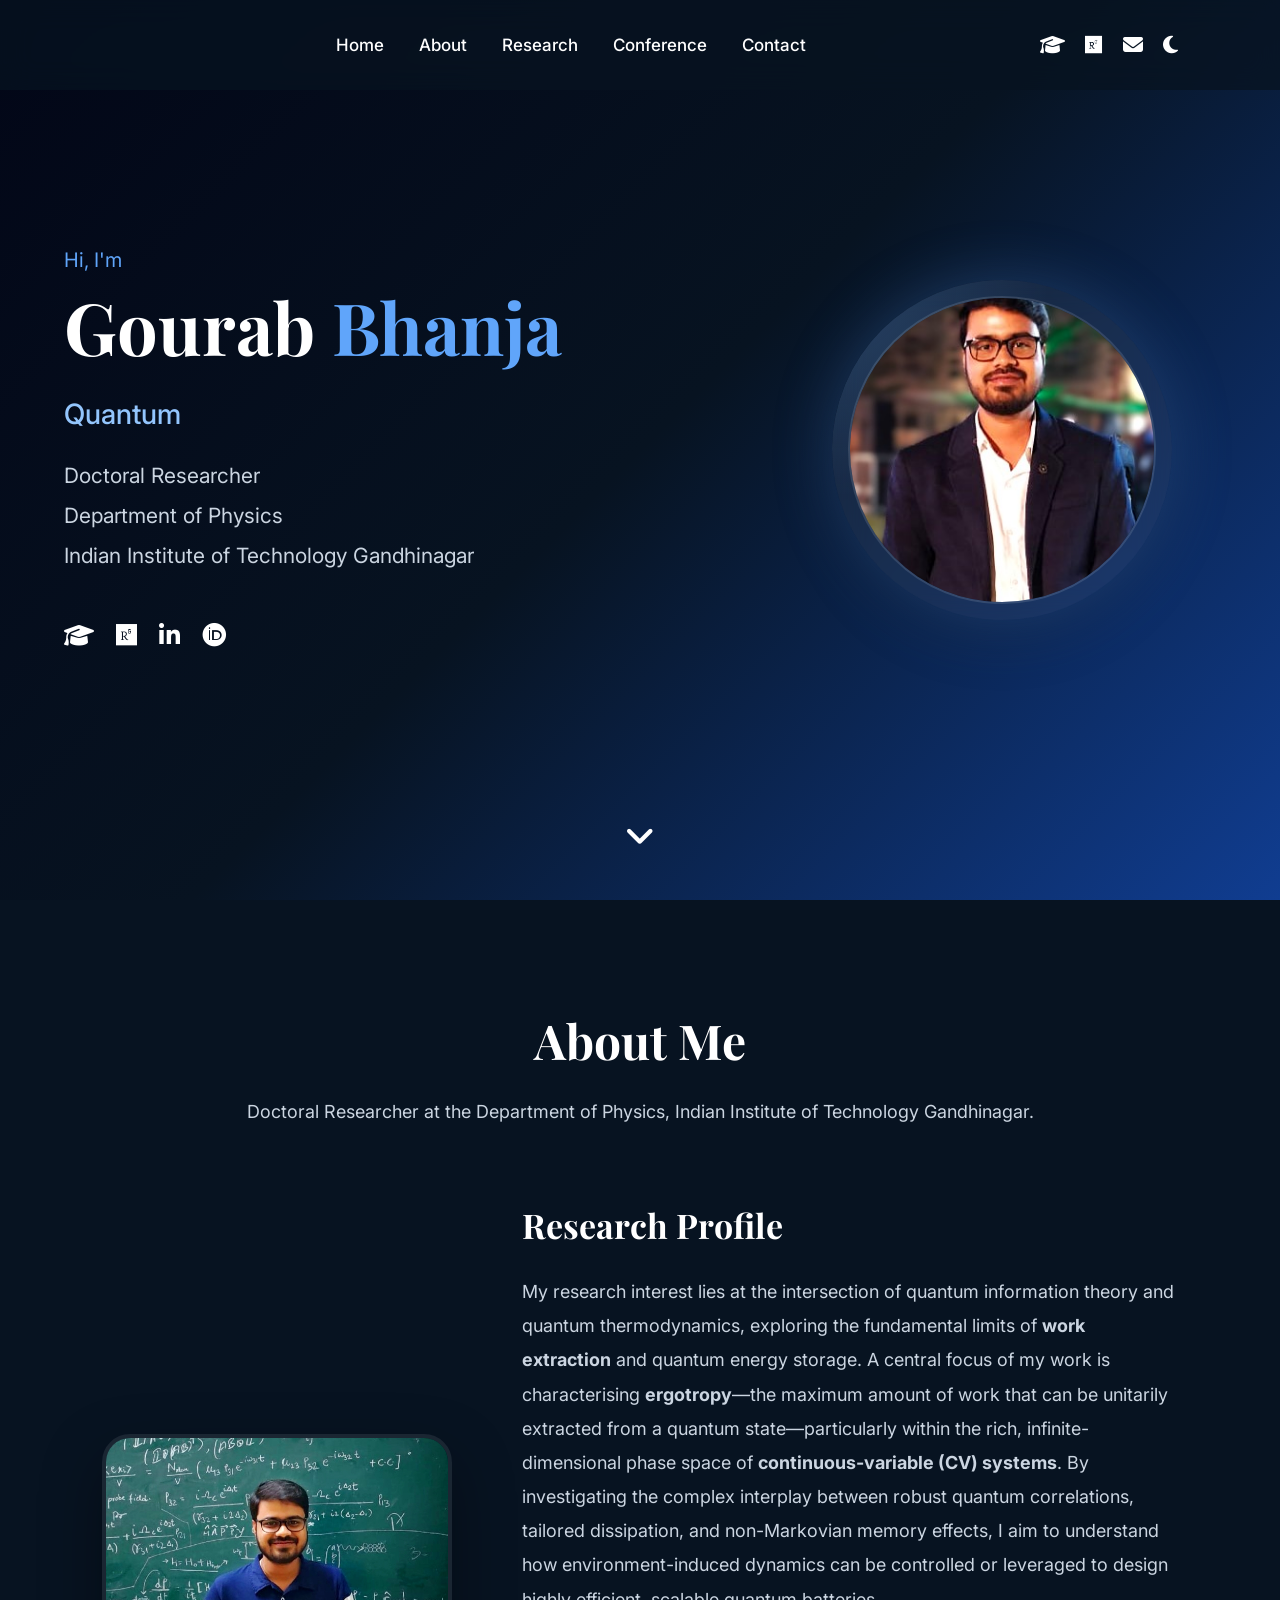
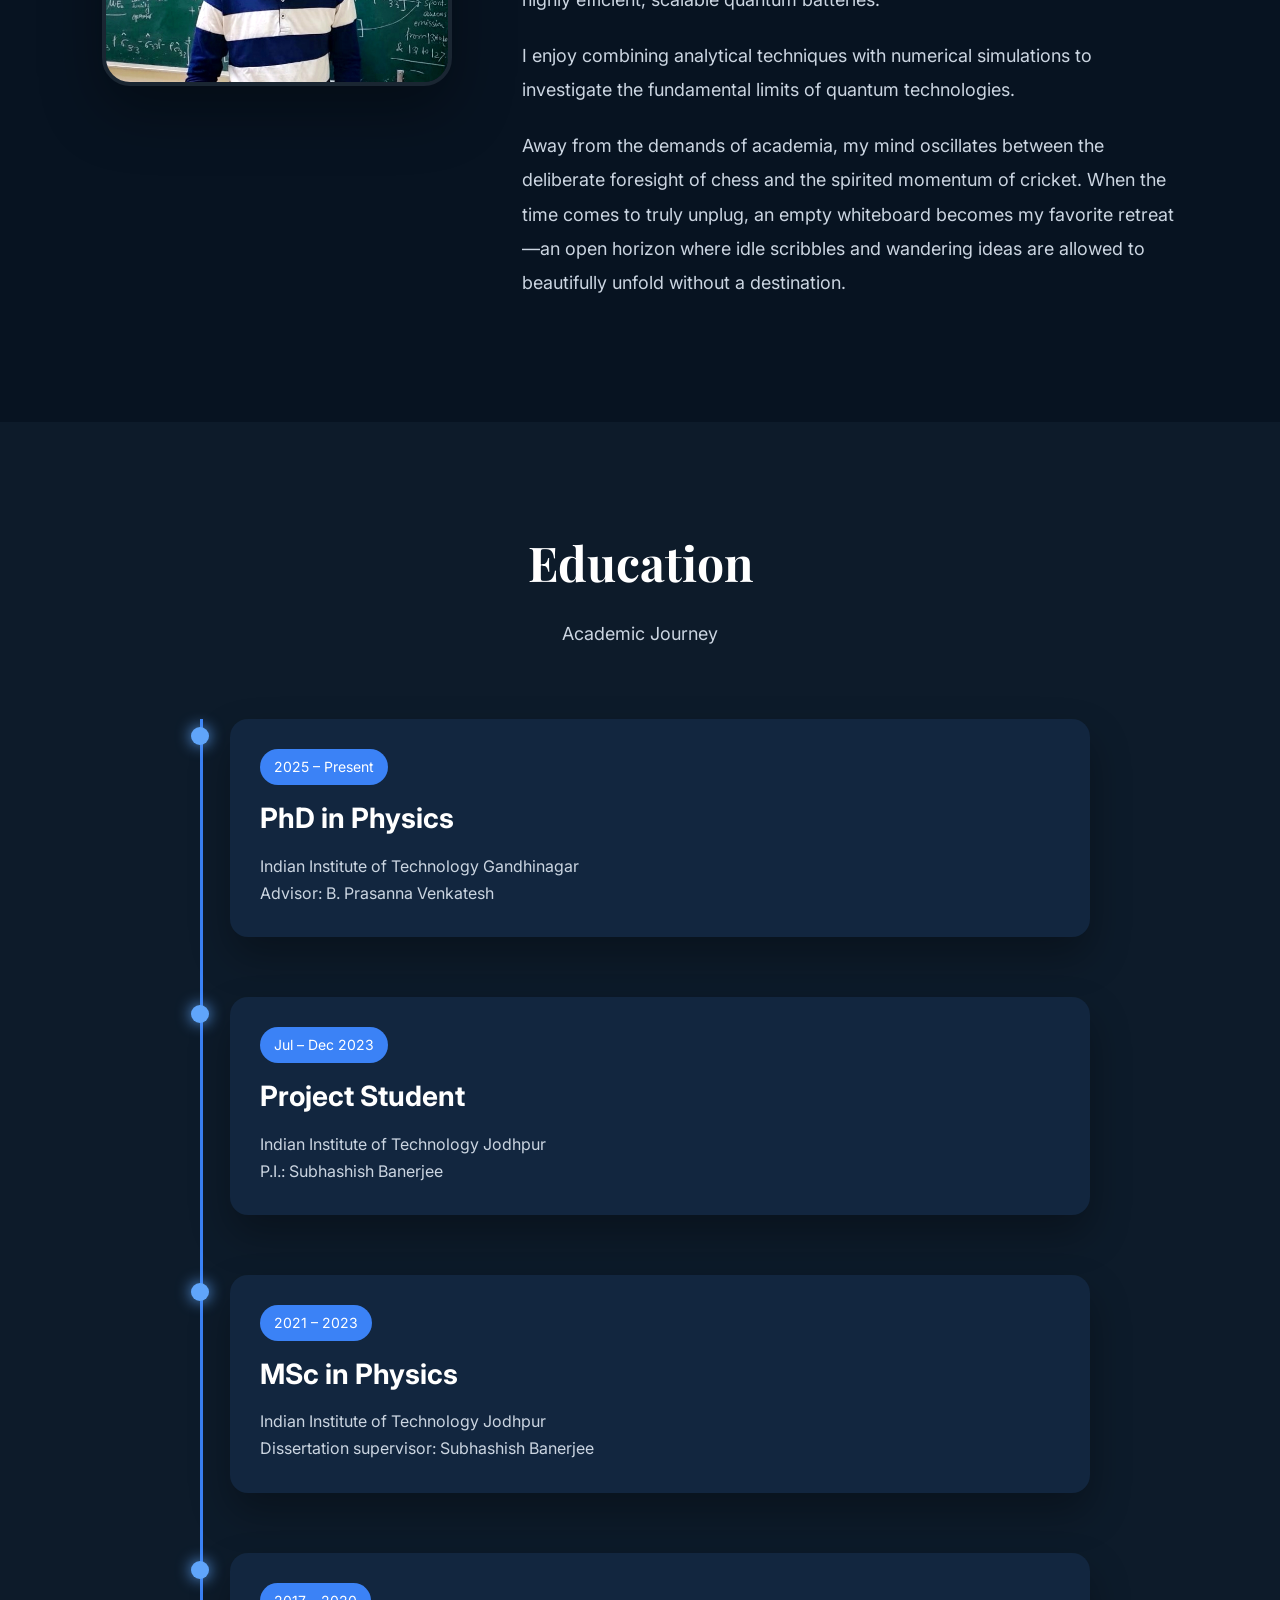
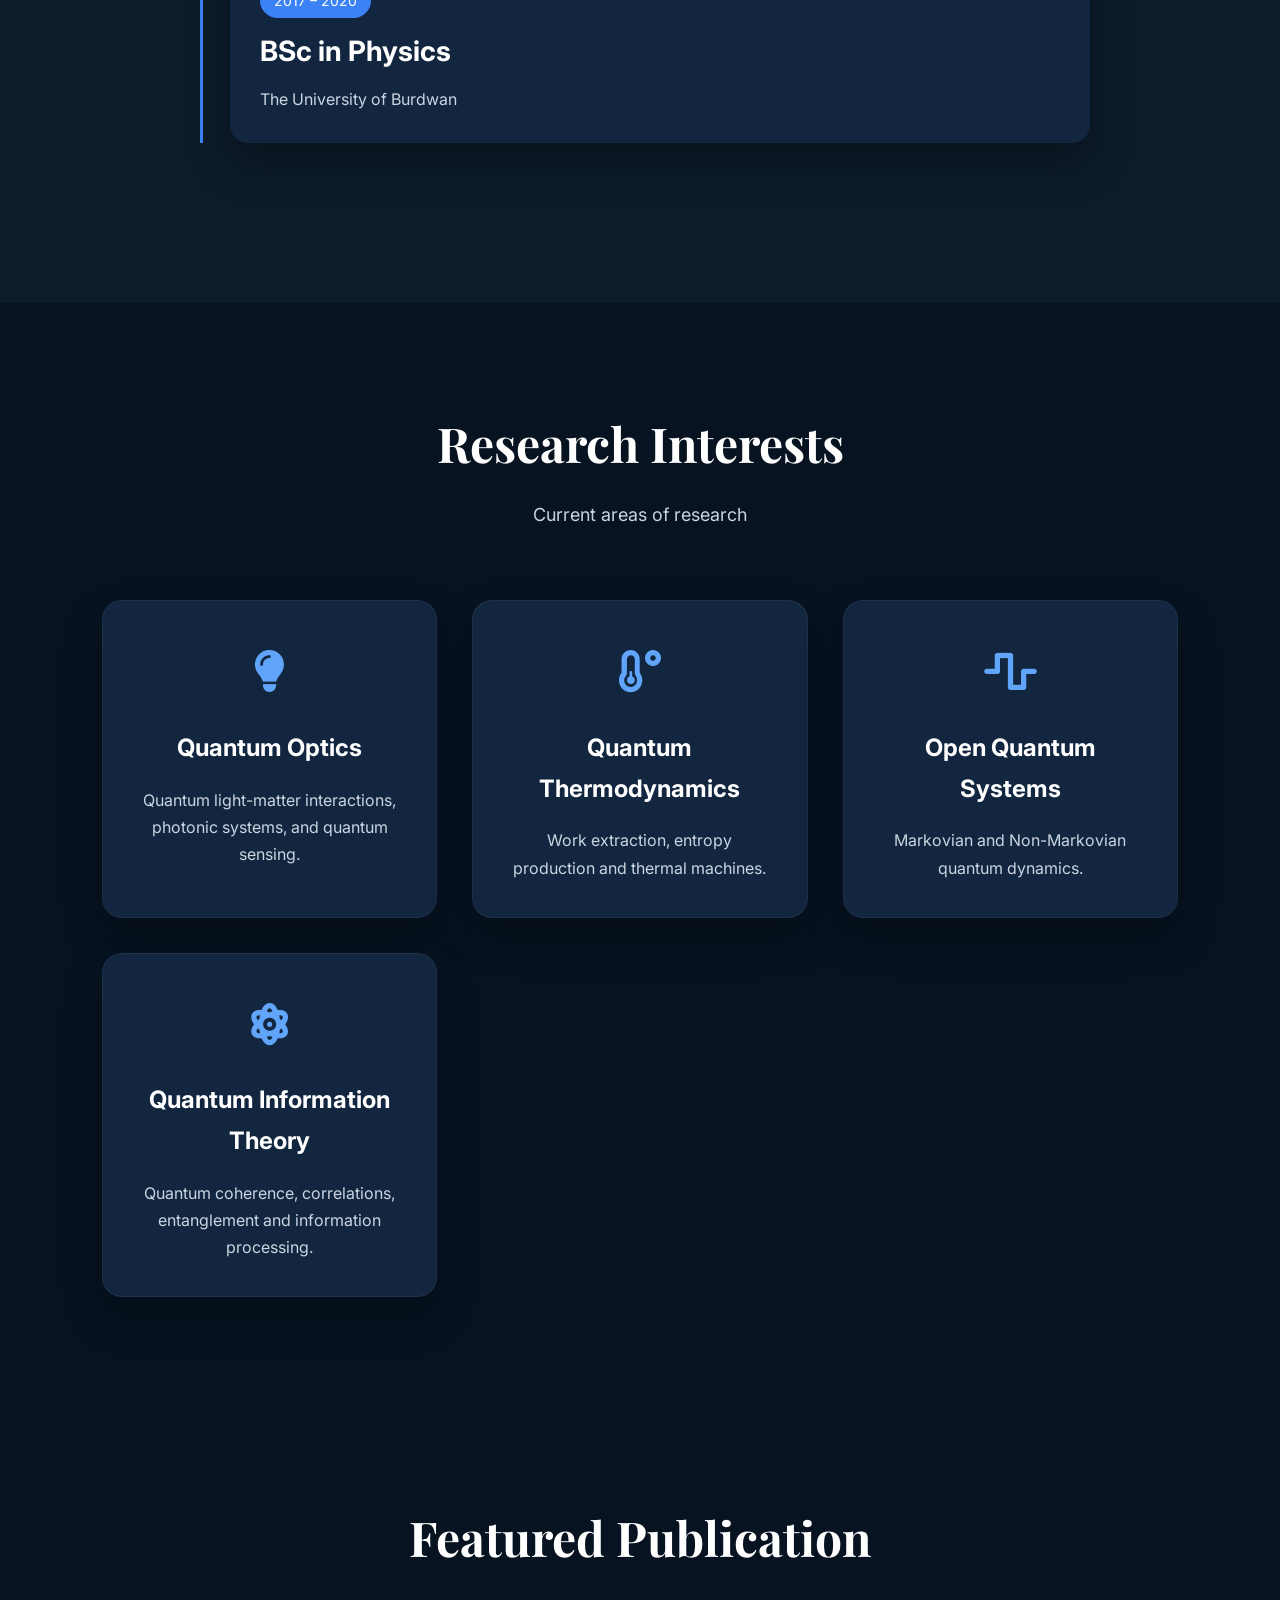
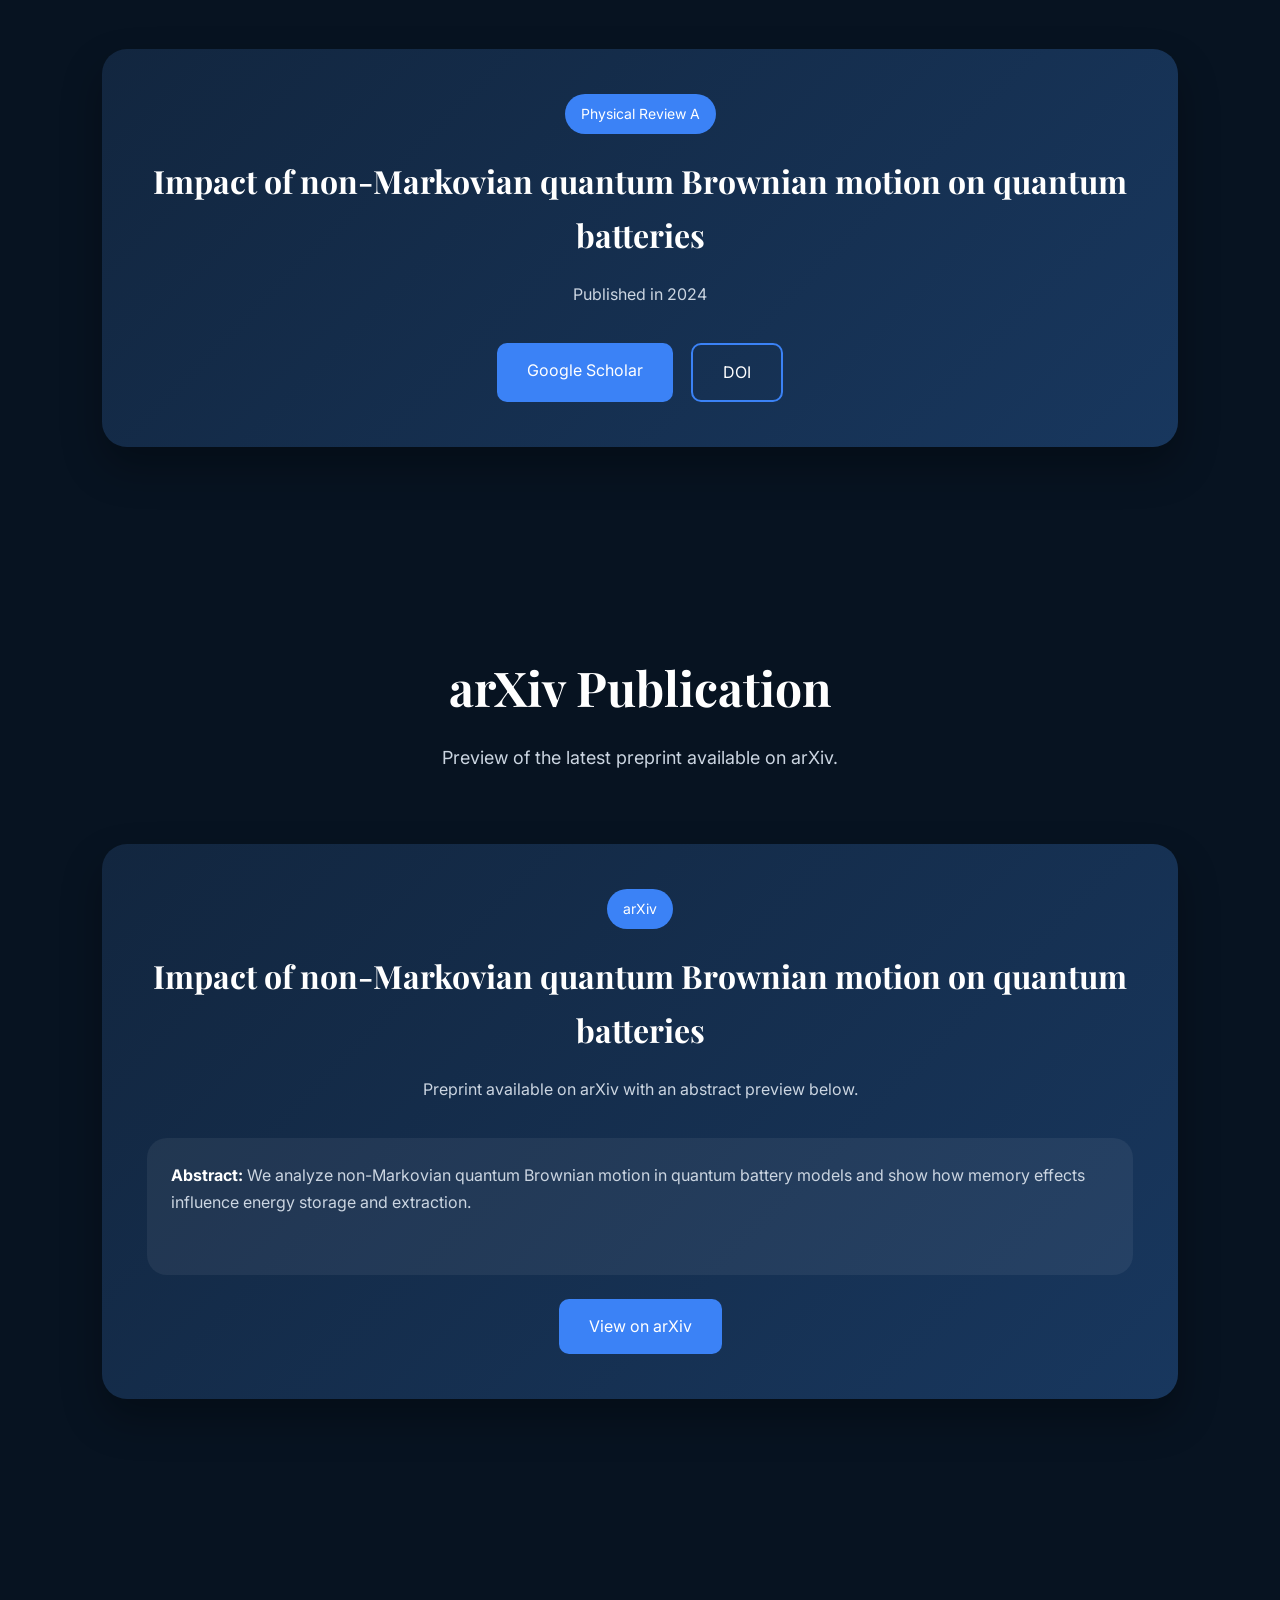
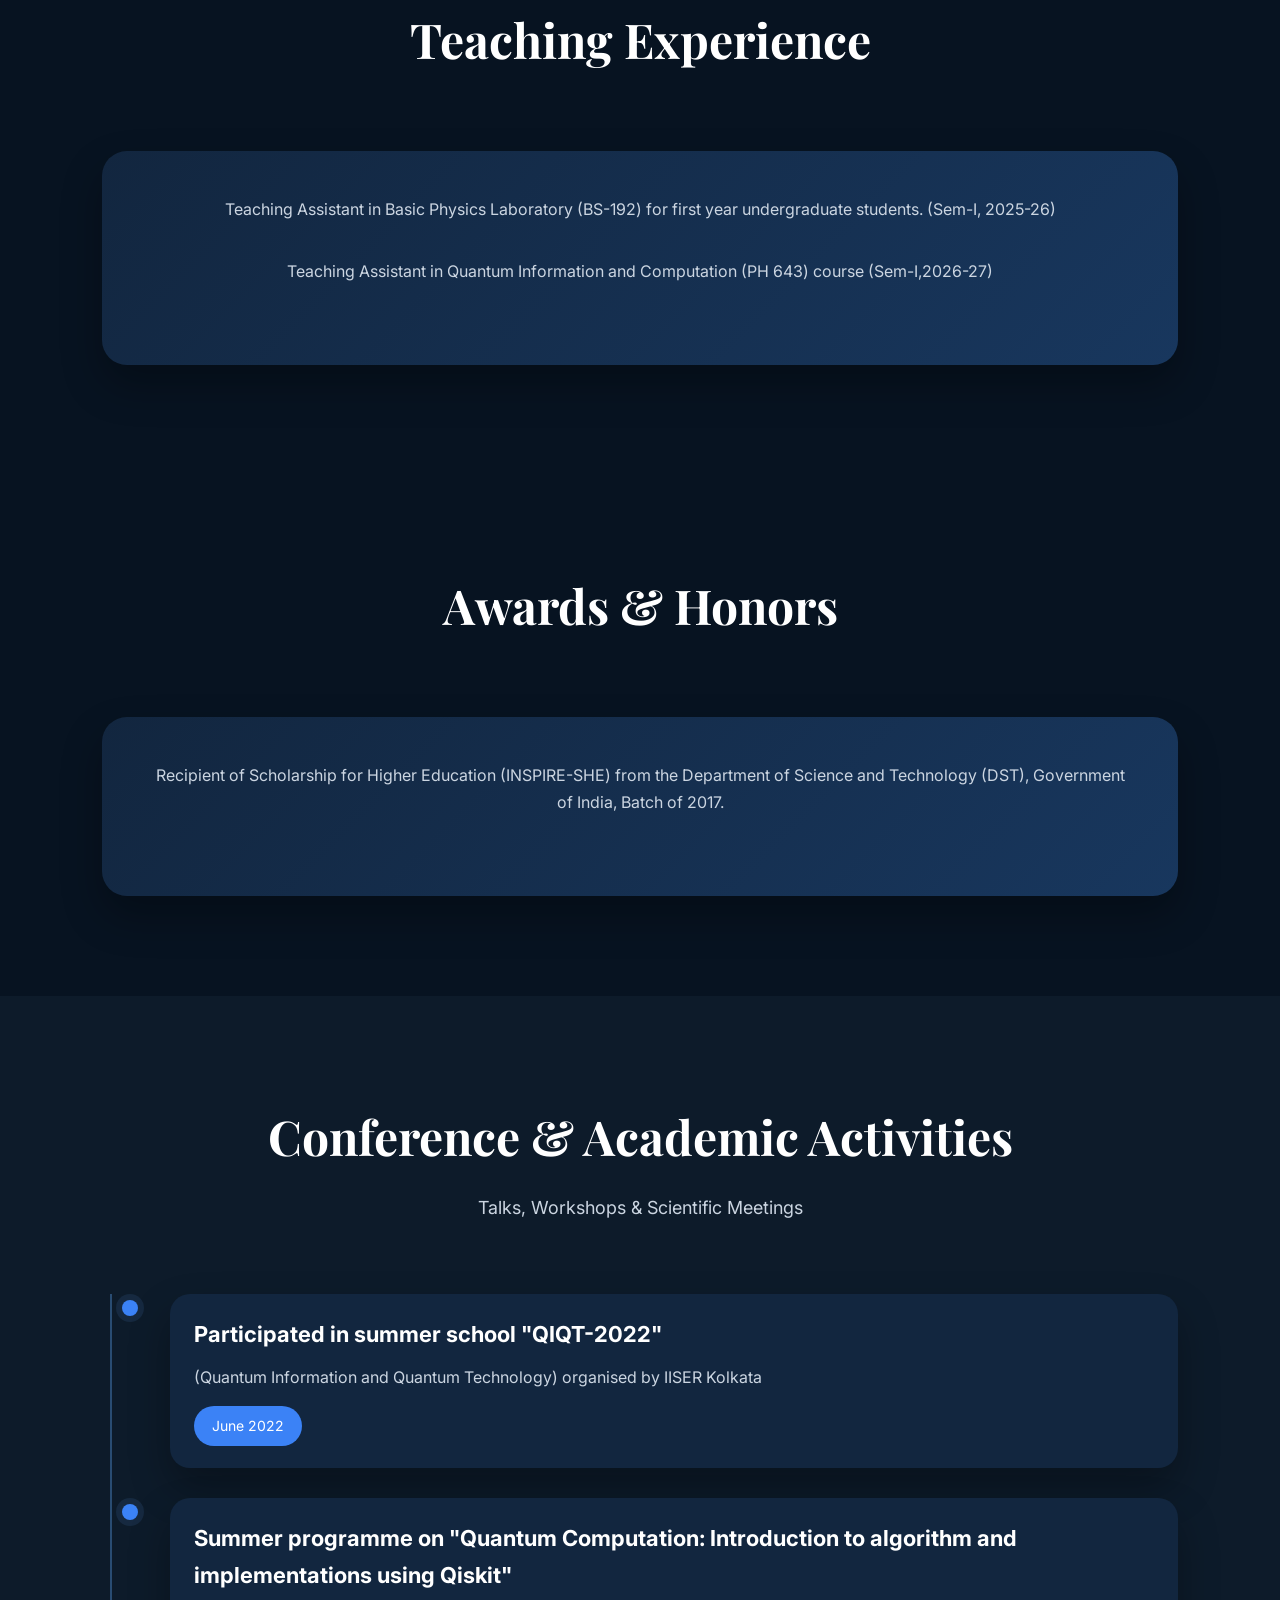
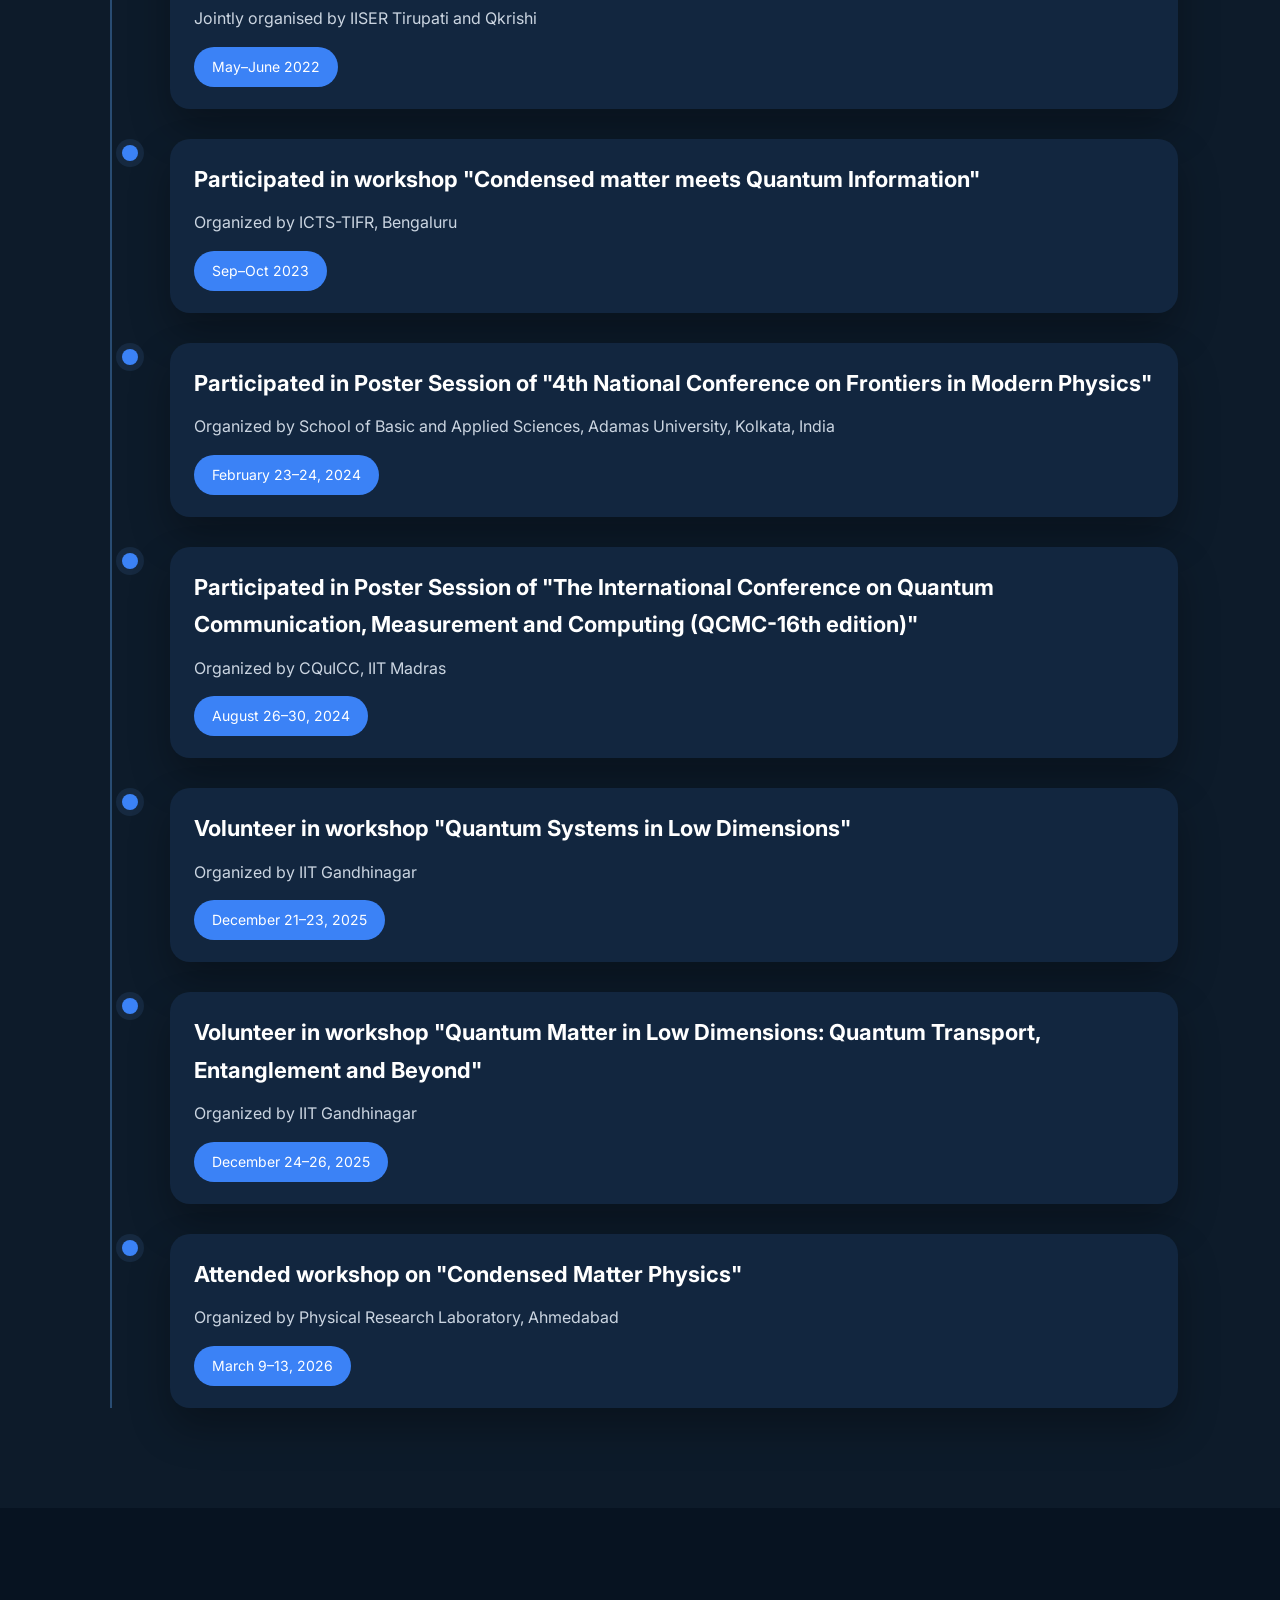
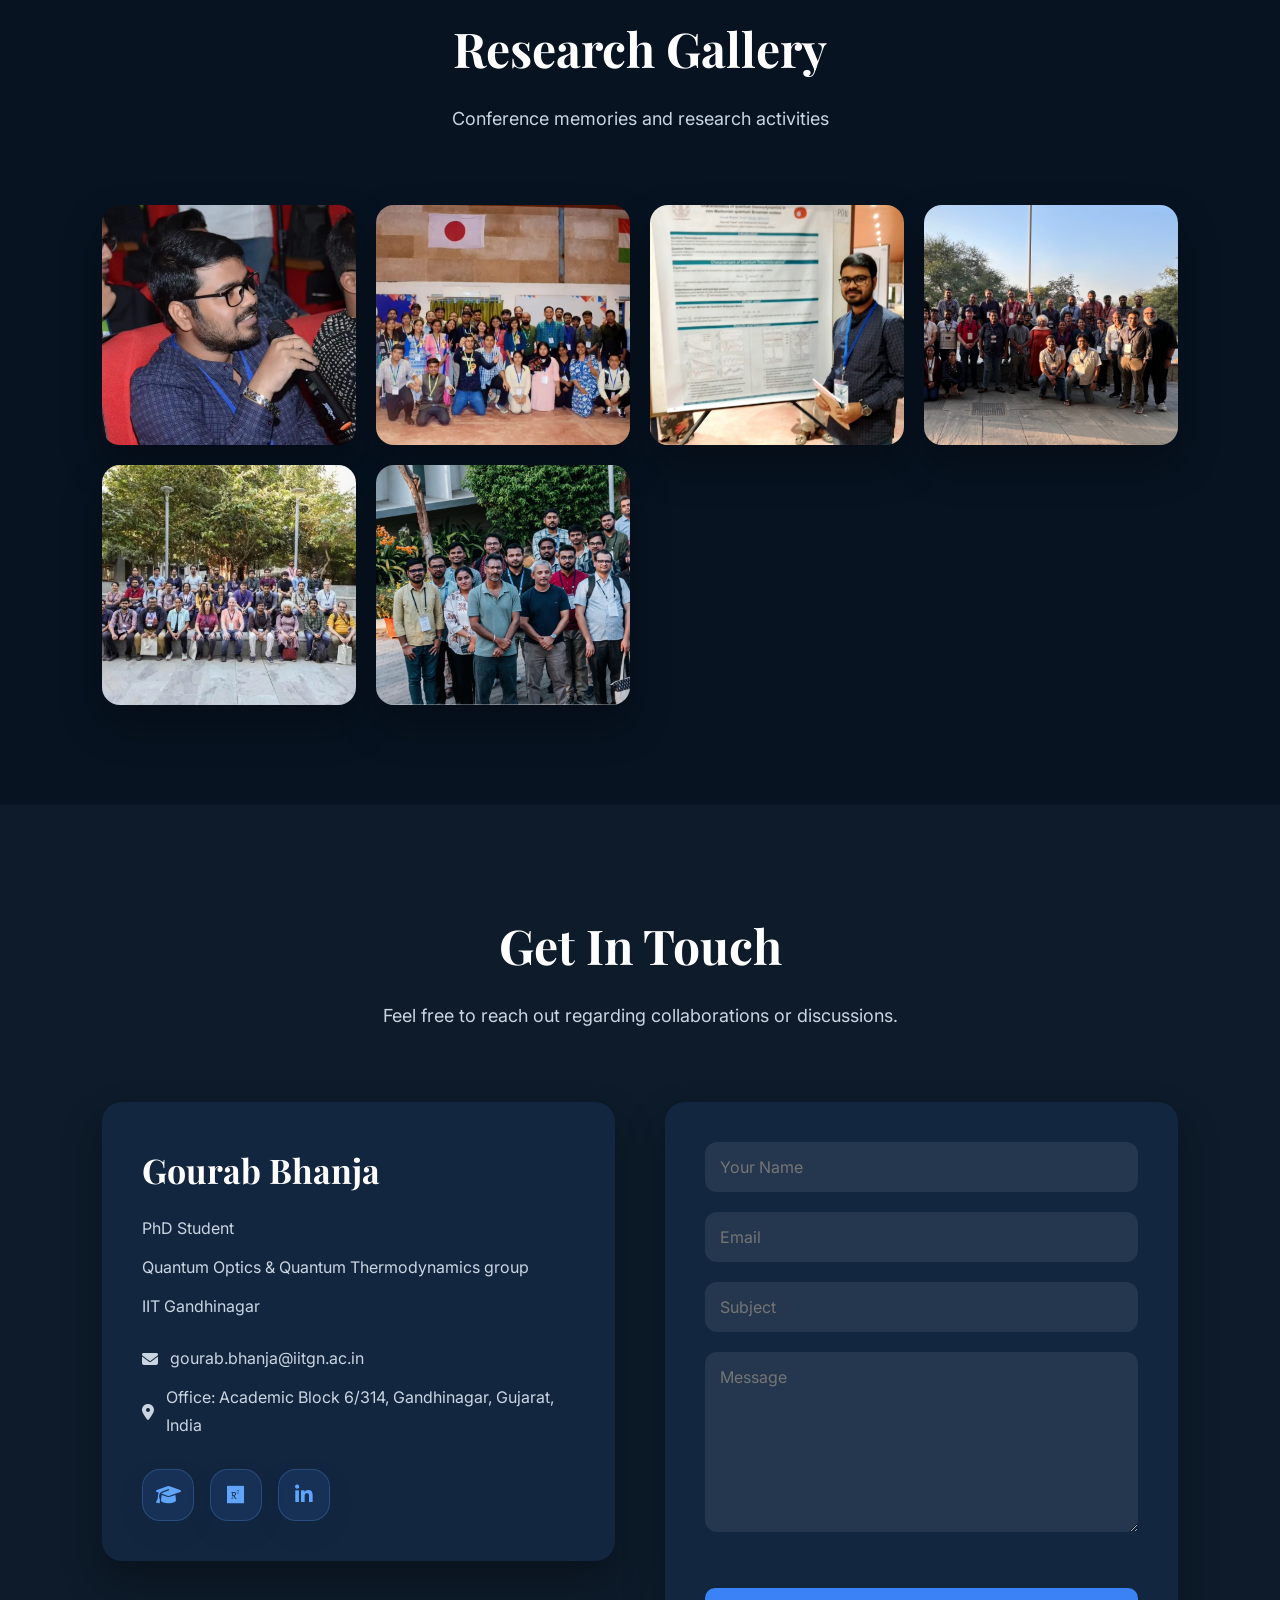
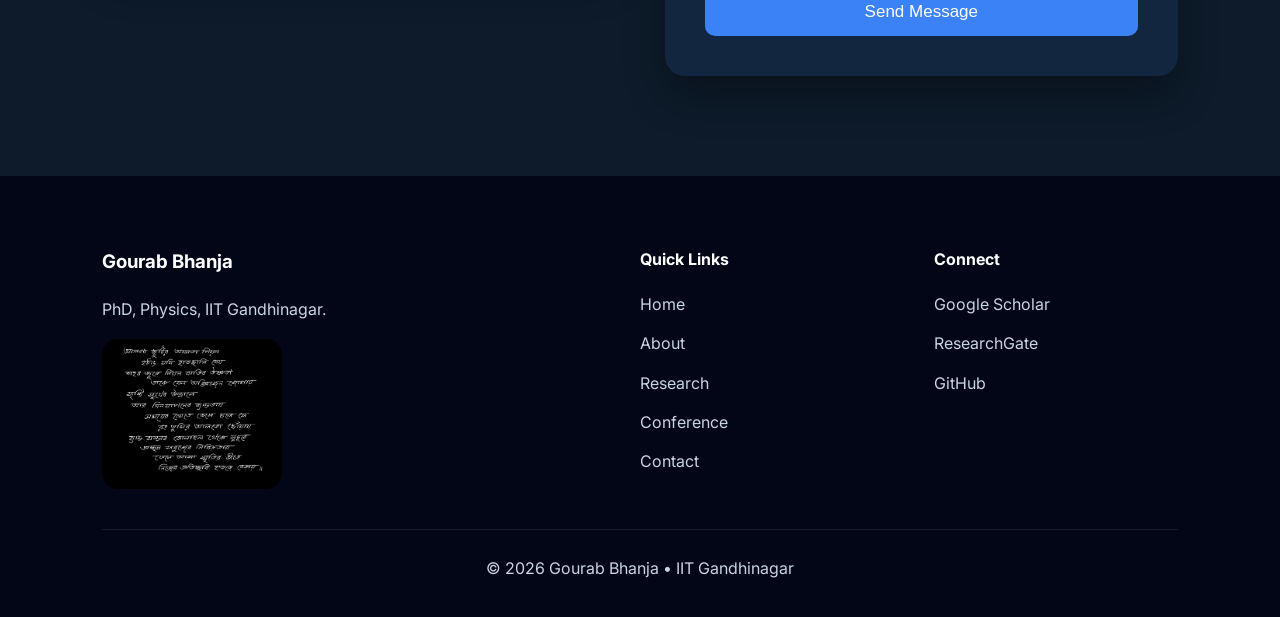
<file: index.html>
<!DOCTYPE html>
<html lang="en">

<head>

<meta charset="UTF-8">
<meta name="viewport" content="width=device-width, initial-scale=1.0">
<meta http-equiv="Cache-Control" content="no-cache, no-store, must-revalidate">
<meta http-equiv="Pragma" content="no-cache">
<meta http-equiv="Expires" content="0">

<title>Gourab Bhanja | Webpage</title>

<meta name="description"
content="Gourab Bhanja is a Doctoral Researcher in Physics at IIT Gandhinagar, researching quantum information, quantum thermodynamics, and open quantum systems.">
<meta name="robots" content="index, follow">
<link rel="canonical" href="https://gbhanja.github.io/GBsite/">
<meta property="og:type" content="profile">
<meta property="og:site_name" content="Gourab Bhanja">
<meta property="og:title" content="Gourab Bhanja | Webpage">
<meta property="og:description" content="Gourab Bhanja is a Doctoral Researcher in Physics at IIT Gandhinagar, researching quantum information, quantum thermodynamics, and open quantum systems.">
<meta property="og:url" content="https://gbhanja.github.io/GBsite/">
<meta property="og:image" content="https://gbhanja.github.io/GBsite/assets/profile-photo.jpg">
<meta property="og:image:alt" content="Gourab Bhanja">
<meta name="twitter:card" content="summary_large_image">
<meta name="twitter:title" content="Gourab Bhanja | Webpage">
<meta name="twitter:description" content="Gourab Bhanja is a Doctoral Researcher in Physics at IIT Gandhinagar, researching quantum information, quantum thermodynamics, and open quantum systems.">
<meta name="twitter:image" content="https://gbhanja.github.io/GBsite/assets/profile-photo.jpg">
<meta property="profile:first_name" content="Gourab">
<meta property="profile:last_name" content="Bhanja">

<script type="application/ld+json">
{
  "@context": "https://schema.org",
  "@type": "Person",
  "name": "Gourab Bhanja",
  "url": "https://gbhanja.github.io/GBsite/",
  "jobTitle": "Doctoral Researcher",
  "affiliation": {
    "@type": "CollegeOrUniversity",
    "name": "Indian Institute of Technology Gandhinagar"
  },
  "sameAs": [
    "https://scholar.google.com/citations?user=styomJ4AAAAJ&hl=en",
    "https://www.researchgate.net/profile/Gourab-Bhanja",
    "https://orcid.org/0009-0004-2546-2495"
  ]
}
</script>

<link rel="preconnect" href="https://fonts.googleapis.com">
<link rel="preconnect" href="https://fonts.gstatic.com" crossorigin>

<link href="https://fonts.googleapis.com/css2?family=Inter:wght@300;400;500;600;700&family=Playfair+Display:wght@700&display=swap" rel="stylesheet">

<link rel="stylesheet" href="style.css">

<link rel="stylesheet"
href="https://cdnjs.cloudflare.com/ajax/libs/font-awesome/6.5.2/css/all.min.css">

<script defer src="script.js"></script>

</head>

<body>

<div id="progress-bar"></div>

<!-- ================= NAVIGATION ================= -->

<nav id="navbar">

<div class="logo">

<a href="#" class="logo-link" aria-label="Home">
  <svg viewBox="0 0 64 64" xmlns="http://www.w3.org/2000/svg" role="img" aria-hidden="true">
    <circle cx="32" cy="32" r="30" fill="none" stroke="currentColor" stroke-width="4" opacity="0.25"/>
    <path d="M15 32c0-9.9 8-18 18-18 4.4 0 8.5 1.5 11.8 4" fill="none" stroke="currentColor" stroke-width="4" stroke-linecap="round"/>
    <circle cx="46" cy="22" r="4" fill="currentColor"/>
    <circle cx="20" cy="40" r="4" fill="currentColor"/>
    <circle cx="34" cy="32" r="6" fill="currentColor"/>
  </svg>
</a>

</div>

<ul id="nav-links">

<li><a href="#home">Home</a></li>

<li><a href="#about">About</a></li>

<li><a href="#research">Research</a></li>

<li><a href="#conference">Conference</a></li>

<li><a href="#contact">Contact</a></li>

</ul>

<div class="nav-icons">

<a href="https://scholar.google.com/citations?user=styomJ4AAAAJ&hl=en"
target="_blank">

<i class="fas fa-graduation-cap"></i>

</a>

<a href="https://www.researchgate.net/profile/Gourab-Bhanja"
target="_blank">

<i class="fab fa-researchgate"></i>

</a>

<a href="mailto:gourab.bhanja@iitgn.ac.in">

<i class="fas fa-envelope"></i>

</a>

<button id="theme-toggle">

<i class="fas fa-moon"></i>

</button>

<div id="hamburger">

<span></span>
<span></span>
<span></span>

</div>

</div>

</nav>

<!-- ================= HERO ================= -->

<header id="home">

<div id="particles"></div>

<div class="hero-container">

<div class="hero-left">

<p class="welcome">

Hi, I'm

</p>

<h1>

Gourab

<span>Bhanja</span>

</h1>

<h2 id="typing"></h2>

<p class="hero-text">

Doctoral Researcher

<br>

Department of Physics

<br>

Indian Institute of Technology Gandhinagar

</p>

<div class="social-icons">

<a href="https://scholar.google.com/citations?user=styomJ4AAAAJ&hl=en"

target="_blank">

<i class="fas fa-graduation-cap"></i>

</a>

<a href="https://www.researchgate.net/profile/Gourab-Bhanja"

target="_blank">

<i class="fab fa-researchgate"></i>

</a>

<a href="https://in.linkedin.com/in/gourab-bhanja-a75093294"

target="_blank">

<i class="fab fa-linkedin-in"></i>

</a>

<a href="https://orcid.org/0009-0004-2546-2495"

target="_blank">

<i class="fab fa-orcid"></i>

</a>

</div>

</div>

<div class="hero-right">

<div class="profile-card">

<img src="assets/profile-photo.jpg"

alt="Gourab Bhanja">

</div>

</div>

</div>

<a href="#about" class="scroll-down">

<i class="fas fa-angle-down"></i>

</a>

</header>

<!-- ================= ABOUT ================= -->

<section id="about" class="section">

<div class="container">

<div class="section-title">

<h2>About Me</h2>

<p>
Doctoral Researcher at the Department of Physics,
Indian Institute of Technology Gandhinagar.
</p>

</div>

<div class="about-grid">

<div class="about-image">

<img src="assets/about-me.jpg" alt="Gourab Bhanja">

</div>

<div class="about-content">

<h3>
Research Profile
</h3>

<p>

My research interest lies at the intersection of quantum information theory and quantum thermodynamics, exploring the fundamental limits of <strong>work extraction</strong> and quantum energy storage. A central focus of my work is characterising <strong>ergotropy</strong>—the maximum amount of work that can be unitarily extracted from a quantum state—particularly within the rich, infinite-dimensional phase space of <strong>continuous-variable (CV) systems</strong>. By investigating the complex interplay between robust quantum correlations, tailored dissipation, and non-Markovian memory effects, I aim to understand how environment-induced dynamics can be controlled or leveraged to design highly efficient, scalable quantum batteries.

</p>

<p>

I enjoy combining analytical techniques with numerical simulations to investigate the fundamental limits of quantum technologies.

</p>

<p>

Away from the demands of academia, my mind oscillates between the deliberate foresight of chess and the spirited momentum of cricket. When the time comes to truly unplug, an empty whiteboard becomes my favorite retreat—an open horizon where idle scribbles and wandering ideas are allowed to beautifully unfold without a destination.

</p>

</div>

</div>

</div>

</section>

<!-- ================= EDUCATION ================= -->

<section class="section dark">

<div class="container">

<div class="section-title">

<h2>Education</h2>

<p>
Academic Journey
</p>

</div>

<div class="timeline">

<div class="timeline-item">

<div class="timeline-dot"></div>

<div class="timeline-content">

<span class="year">

2025 – Present

</span>

<h3>

PhD in Physics

</h3>

<p>

Indian Institute of Technology Gandhinagar

</p>

<p>

Advisor: B. Prasanna Venkatesh

</p>

</div>

</div>

<div class="timeline-item">

<div class="timeline-dot"></div>

<div class="timeline-content">

<span class="year">

Jul – Dec 2023

</span>

<h3>

Project Student

</h3>

<p>

Indian Institute of Technology Jodhpur

</p>

<p>

P.I.: Subhashish Banerjee

</p>

</div>

</div>

<div class="timeline-item">

<div class="timeline-dot"></div>

<div class="timeline-content">

<span class="year">

2021 – 2023

</span>

<h3>

MSc in Physics

</h3>

<p>

Indian Institute of Technology Jodhpur

</p>

<p>

Dissertation supervisor: Subhashish Banerjee

</p>

</div>

</div>

<div class="timeline-item">

<div class="timeline-dot"></div>

<div class="timeline-content">

<span class="year">

2017 – 2020

</span>

<h3>

BSc in Physics

</h3>

<p>

The University of Burdwan

</p>

</div>

</div>

</div>

</div>

</section>

<!-- ================= RESEARCH ================= -->

<section id="research" class="section">

<div class="container">

<div class="section-title">

<h2>

Research Interests

</h2>

<p>

Current areas of research

</p>

</div>

<div class="research-grid">

<div class="research-card">

<div class="icon">

<i class="fas fa-lightbulb"></i>

</div>

<h3>

Quantum Optics

</h3>

<p>

Quantum light-matter
interactions,
photonic systems,
and quantum sensing.

</p>

</div>

<div class="research-card">

<div class="icon">

<i class="fas fa-temperature-low"></i>

</div>

<h3>

Quantum Thermodynamics

</h3>

<p>

Work extraction,
entropy production
and thermal machines.

</p>

</div>

<div class="research-card">

<div class="icon">

<i class="fas fa-wave-square"></i>

</div>

<h3>

Open Quantum Systems

</h3>

<p>

Markovian
and
Non-Markovian
quantum dynamics.

</p>

</div>

<div class="research-card">

<div class="icon">

<i class="fas fa-atom"></i>

</div>

<h3>

Quantum Information Theory

</h3>

<p>

Quantum coherence,
correlations,
entanglement
and information processing.

</p>

</div>

</div>

</div>

</section>

<!-- ================= FEATURED PUBLICATION ================= -->

<section id="publications" class="section publication-section">

<div class="container">

<div class="section-title">

<h2>

Featured Publication

</h2>

</div>

<div class="publication-card">

<span class="badge">

Physical Review A

</span>

<h3>

Impact of non-Markovian quantum Brownian motion on quantum batteries

</h3>

<p>

Published in 2024

</p>

<div class="publication-buttons">

<a href="https://scholar.google.com/citations?user=styomJ4AAAAJ&hl=en"

target="_blank"

class="btn-primary">

Google Scholar

</a>

<a href="#"

class="btn-secondary">

DOI

</a>

</div>

</div>

</div>

</section>

<!-- ================= ARXIV PREVIEW ================= -->

<section class="section publication-section">

<div class="container">

<div class="section-title">

<h2>arXiv Publication</h2>

<p>Preview of the latest preprint available on arXiv.</p>

</div>

<div class="publication-card">

<span class="badge">arXiv</span>

<h3>Impact of non-Markovian quantum Brownian motion on quantum batteries</h3>

<p>Preprint available on arXiv with an abstract preview below.</p>

<div class="publication-preview">

<p><strong>Abstract:</strong> We analyze non-Markovian quantum Brownian motion in quantum battery models and show how memory effects influence energy storage and extraction.</p>

</div>

<div class="publication-buttons">

<a href="https://arxiv.org/search/quant-ph?searchtype=author&query=Bhanja,+G" target="_blank" class="btn-primary">View on arXiv</a>

</div>

</div>

</div>

</section>

<!-- ================= TEACHING ================= -->

<section id="teaching" class="section publication-section">

<div class="container">

<div class="section-title">

<h2>

Teaching Experience

</h2>

</div>

<div class="publication-card">

<p>

Teaching Assistant in Basic Physics Laboratory (BS-192) for first year undergraduate students. (Sem-I, 2025-26)

</p>

<p>

Teaching Assistant in Quantum Information and Computation (PH 643) course (Sem-I,2026-27)

</p>

</div>

</div>

</section>

<!-- ================= AWARDS & HONORS ================= -->

<section id="awards" class="section publication-section">

<div class="container">

<div class="section-title">

<h2>

Awards & Honors

</h2>

</div>

<div class="publication-card">

<p>

Recipient of Scholarship for Higher Education (INSPIRE-SHE) from the Department of Science and Technology (DST), Government of India, Batch of 2017.

</p>

</div>

</div>

</section>

<!-- ================= CONFERENCE ================= -->

<section id="conference" class="section dark">

<div class="container">

<div class="section-title">

<h2>Conference & Academic Activities</h2>

<p>
Talks, Workshops & Scientific Meetings
</p>

</div>

<div class="conference-list">

<div class="conference-item">

<div class="conference-dot"></div>

<div class="conference-details">

<h3>Participated in summer school "QIQT-2022"</h3>

<p>

(Quantum Information and Quantum Technology) organised by IISER Kolkata

</p>

<span>June 2022</span>

</div>

</div>

<div class="conference-item">

<div class="conference-dot"></div>

<div class="conference-details">

<h3>Summer programme on "Quantum Computation: Introduction to algorithm and implementations using Qiskit"</h3>

<p>

Jointly organised by IISER Tirupati and Qkrishi

</p>

<span>May–June 2022</span>

</div>

</div>

<div class="conference-item">

<div class="conference-dot"></div>

<div class="conference-details">

<h3>Participated in workshop "Condensed matter meets Quantum Information"</h3>

<p>

Organized by ICTS-TIFR, Bengaluru

</p>

<span>Sep–Oct 2023</span>

</div>

</div>

<div class="conference-item">

<div class="conference-dot"></div>

<div class="conference-details">

<h3>Participated in Poster Session of "4th National Conference on Frontiers in Modern Physics"</h3>

<p>

Organized by School of Basic and Applied Sciences, Adamas University, Kolkata, India

</p>

<span>February 23–24, 2024</span>

</div>

</div>

<div class="conference-item">

<div class="conference-dot"></div>

<div class="conference-details">

<h3>Participated in Poster Session of "The International Conference on Quantum Communication, Measurement and Computing (QCMC-16th edition)"</h3>

<p>

Organized by CQuICC, IIT Madras

</p>

<span>August 26–30, 2024</span>

</div>

</div>

<div class="conference-item">

<div class="conference-dot"></div>

<div class="conference-details">

<h3>Volunteer in workshop "Quantum Systems in Low Dimensions"</h3>

<p>

Organized by IIT Gandhinagar

</p>

<span>December 21–23, 2025</span>

</div>

</div>

<div class="conference-item">

<div class="conference-dot"></div>

<div class="conference-details">

<h3>Volunteer in workshop "Quantum Matter in Low Dimensions: Quantum Transport, Entanglement and Beyond"</h3>

<p>

Organized by IIT Gandhinagar

</p>

<span>December 24–26, 2025</span>

</div>

</div>

<div class="conference-item">

<div class="conference-dot"></div>

<div class="conference-details">

<h3>Attended workshop on "Condensed Matter Physics"</h3>

<p>

Organized by Physical Research Laboratory, Ahmedabad

</p>

<span>March 9–13, 2026</span>

</div>

</div>

</div>

</div>

</section>

<!-- ================= GALLERY ================= -->

<section id="gallery" class="section">

<div class="container">

<div class="section-title">

<h2>

Research Gallery

</h2>

<p>

Conference memories and research activities

</p>

</div>

<div class="gallery-grid">

<img src="assets/gallery-1.jpg" alt="Gallery">

<img src="assets/gallery-2.jpg" alt="Gallery">

<img src="assets/gallery-3.jpg" alt="Gallery">

<img src="assets/gallery-4.jpg" alt="Gallery" class="gallery-right-focus">

<img src="assets/gallery-5.jpg" alt="Gallery">

<img src="assets/gallery-6.jpg" alt="Gallery" class="gallery-left-focus">

</div>

</div>

</section>

<!-- ================= CONTACT ================= -->

<section id="contact" class="section dark">

<div class="container">

<div class="section-title">

<h2>

Get In Touch

</h2>

<p>

Feel free to reach out regarding collaborations or discussions.

</p>

</div>

<div class="contact-wrapper">

<div class="contact-card">

<h3>

Gourab Bhanja

</h3>

<p>

PhD Student

</p>

<p>

Quantum Optics & Quantum Thermodynamics group

</p>

<p>

IIT Gandhinagar

</p>

<div class="contact-list">

<p>

<i class="fas fa-envelope"></i>

gourab.bhanja@iitgn.ac.in

</p>

<p>

<i class="fas fa-map-marker-alt"></i>

<a href="https://www.google.com/maps/search/?api=1&query=Academic+Block+6/314%2C+IIT+Gandhinagar%2C+Gujarat%2C+India" target="_blank" rel="noreferrer">

Office: Academic Block 6/314, Gandhinagar, Gujarat, India

</a>

</p>

</div>

<div class="contact-icons">

<a href="https://scholar.google.com/citations?user=styomJ4AAAAJ&hl=en" target="_blank" aria-label="Google Scholar">

<i class="fas fa-graduation-cap"></i>

</a>

<a href="https://www.researchgate.net/profile/Gourab-Bhanja" target="_blank" aria-label="ResearchGate">

<i class="fab fa-researchgate"></i>

</a>

<a href="https://www.linkedin.com/in/gourab-bhanja-a75093294/" target="_blank" aria-label="LinkedIn">

<i class="fab fa-linkedin-in"></i>

</a>

</div>

</div>

<div class="contact-form">

<form id="contact-form" novalidate>

<input type="text" id="name" name="name" placeholder="Your Name" required>

<input type="email" id="email" name="email" placeholder="Email" required>

<input type="text" id="subject" name="subject" placeholder="Subject" required>

<textarea id="message" name="message" rows="6" placeholder="Message" required></textarea>

<input type="text" name="_honey" style="display:none" tabindex="-1" autocomplete="off">

<div id="form-status" class="form-status" aria-live="polite"></div>

<button type="submit" class="btn-primary">

<span class="button-label">Send Message</span>
<span class="button-spinner" aria-hidden="true"></span>

</button>

</form>

</div>

</div>

</div>

</section>

<!-- ================= FOOTER ================= -->

<footer>

<div class="container">

<div class="footer-grid">

<div>

<h3>

Gourab Bhanja

</h3>

<p>

PhD, Physics, IIT Gandhinagar.

</p>

<img src="assets/footer.jpg" alt="Gourab Bhanja" style="margin-top:16px; width:180px; border-radius:16px;">

</div>

<div>

<h4>

Quick Links

</h4>

<ul>

<li><a href="#home">Home</a></li>

<li><a href="#about">About</a></li>

<li><a href="#research">Research</a></li>

<li><a href="#conference">Conference</a></li>

<li><a href="#contact">Contact</a></li>

</ul>

</div>

<div>

<h4>

Connect

</h4>

<p>

<a href="https://scholar.google.com/citations?user=styomJ4AAAAJ&hl=en">

Google Scholar

</a>

</p>

<p>

<a href="https://www.researchgate.net/profile/Gourab-Bhanja">

ResearchGate

</a>

</p>

<p>

<a href="https://github.com/gbhanja">

GitHub

</a>

</p>

</div>

</div>

<hr>

<p class="copyright">

© 2026 Gourab Bhanja

</p>

</div>

</footer>

</body>

</html>
</file>
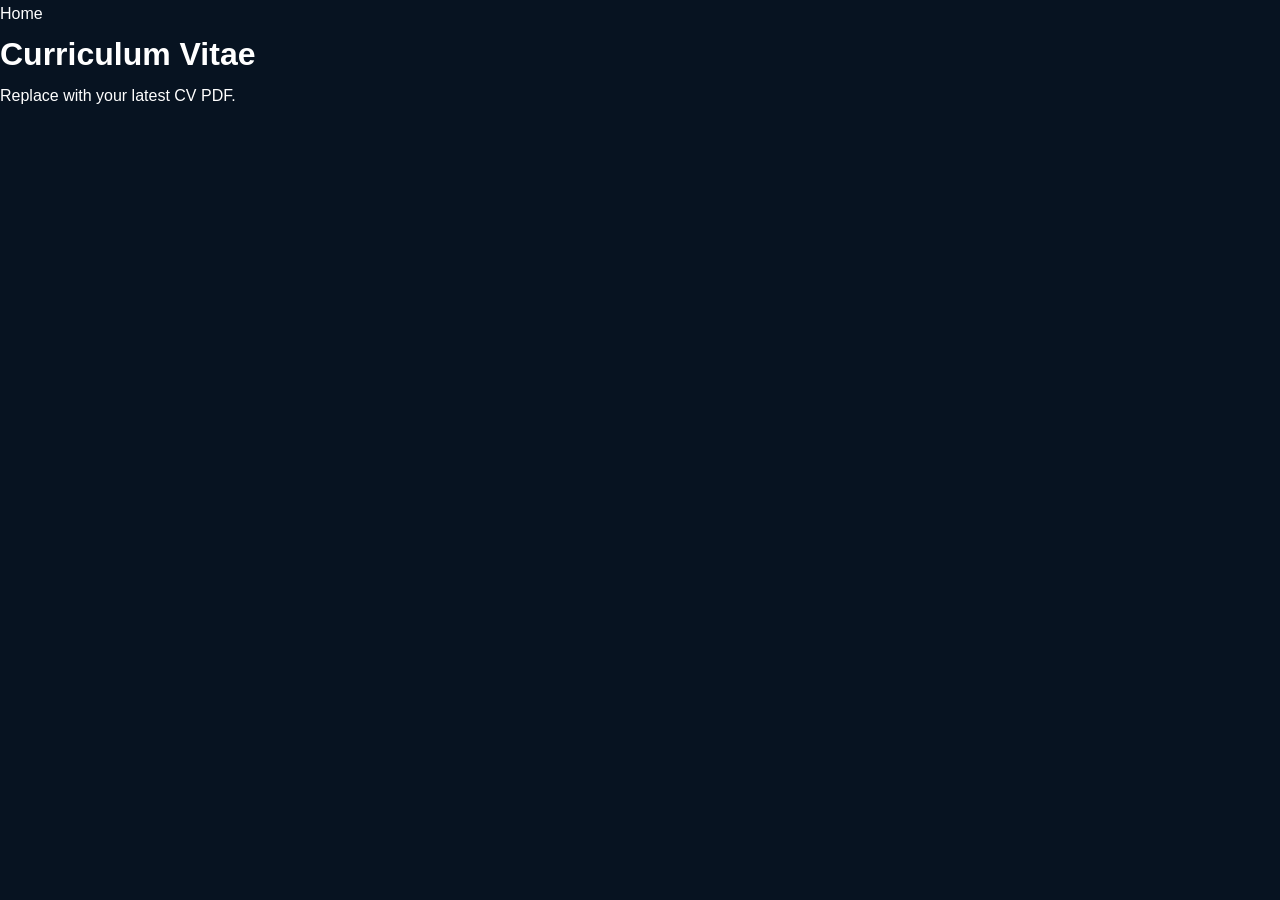
<file: cv.html>
<!DOCTYPE html>
<html lang="en">
<head>
<meta charset="UTF-8">
<meta name="viewport" content="width=device-width, initial-scale=1.0">
<title>Curriculum Vitae | Gourab Bhanja</title>
<meta name="description" content="Curriculum vitae of Gourab Bhanja, Doctoral Researcher in Physics at IIT Gandhinagar.">
<link rel="canonical" href="https://gbhanja.github.io/GBsite/cv.html">
<meta property="og:type" content="profile">
<meta property="og:title" content="Curriculum Vitae | Gourab Bhanja">
<meta property="og:description" content="Curriculum vitae of Gourab Bhanja, Doctoral Researcher in Physics at IIT Gandhinagar.">
<meta property="og:url" content="https://gbhanja.github.io/GBsite/cv.html">
<meta property="og:image" content="https://gbhanja.github.io/GBsite/assets/profile-photo.jpg">
<meta property="og:image:alt" content="Gourab Bhanja">
<meta name="twitter:card" content="summary_large_image">
<meta name="twitter:title" content="Curriculum Vitae | Gourab Bhanja">
<meta name="twitter:description" content="Curriculum vitae of Gourab Bhanja, Doctoral Researcher in Physics at IIT Gandhinagar.">
<meta name="twitter:image" content="https://gbhanja.github.io/GBsite/assets/profile-photo.jpg">
<link rel="stylesheet" href="style.css">
</head>
<body><nav><a href="index.html">Home</a></nav><h1>Curriculum Vitae</h1><p>Replace with your latest CV PDF.</p></body>
</html>
</file>
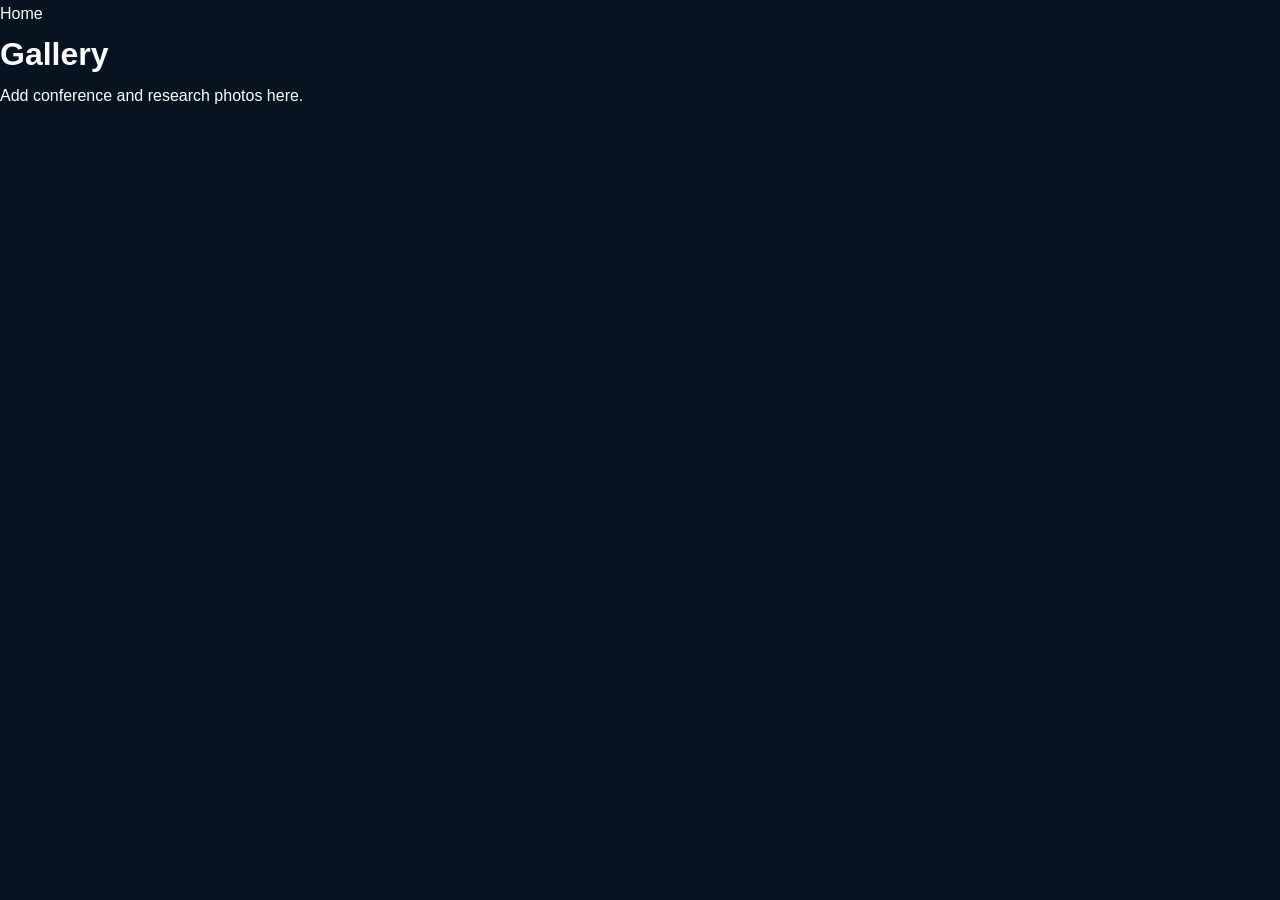
<file: gallery.html>
<!DOCTYPE html>
<html lang="en">
<head>
<meta charset="UTF-8">
<meta name="viewport" content="width=device-width, initial-scale=1.0">
<title>Gallery | Gourab Bhanja</title>
<meta name="description" content="Conference and research gallery of Gourab Bhanja, Doctoral Researcher at IIT Gandhinagar.">
<link rel="canonical" href="https://gbhanja.github.io/GBsite/gallery.html">
<meta property="og:type" content="website">
<meta property="og:title" content="Gallery | Gourab Bhanja">
<meta property="og:description" content="Conference and research gallery of Gourab Bhanja, Doctoral Researcher at IIT Gandhinagar.">
<meta property="og:url" content="https://gbhanja.github.io/GBsite/gallery.html">
<meta property="og:image" content="https://gbhanja.github.io/GBsite/assets/profile-photo.jpg">
<meta property="og:image:alt" content="Gourab Bhanja">
<meta name="twitter:card" content="summary_large_image">
<meta name="twitter:title" content="Gallery | Gourab Bhanja">
<meta name="twitter:description" content="Conference and research gallery of Gourab Bhanja, Doctoral Researcher at IIT Gandhinagar.">
<meta name="twitter:image" content="https://gbhanja.github.io/GBsite/assets/profile-photo.jpg">
<link rel="stylesheet" href="style.css">
</head>
<body><nav><a href="index.html">Home</a></nav><h1>Gallery</h1><p>Add conference and research photos here.</p></body>
</html>
</file>
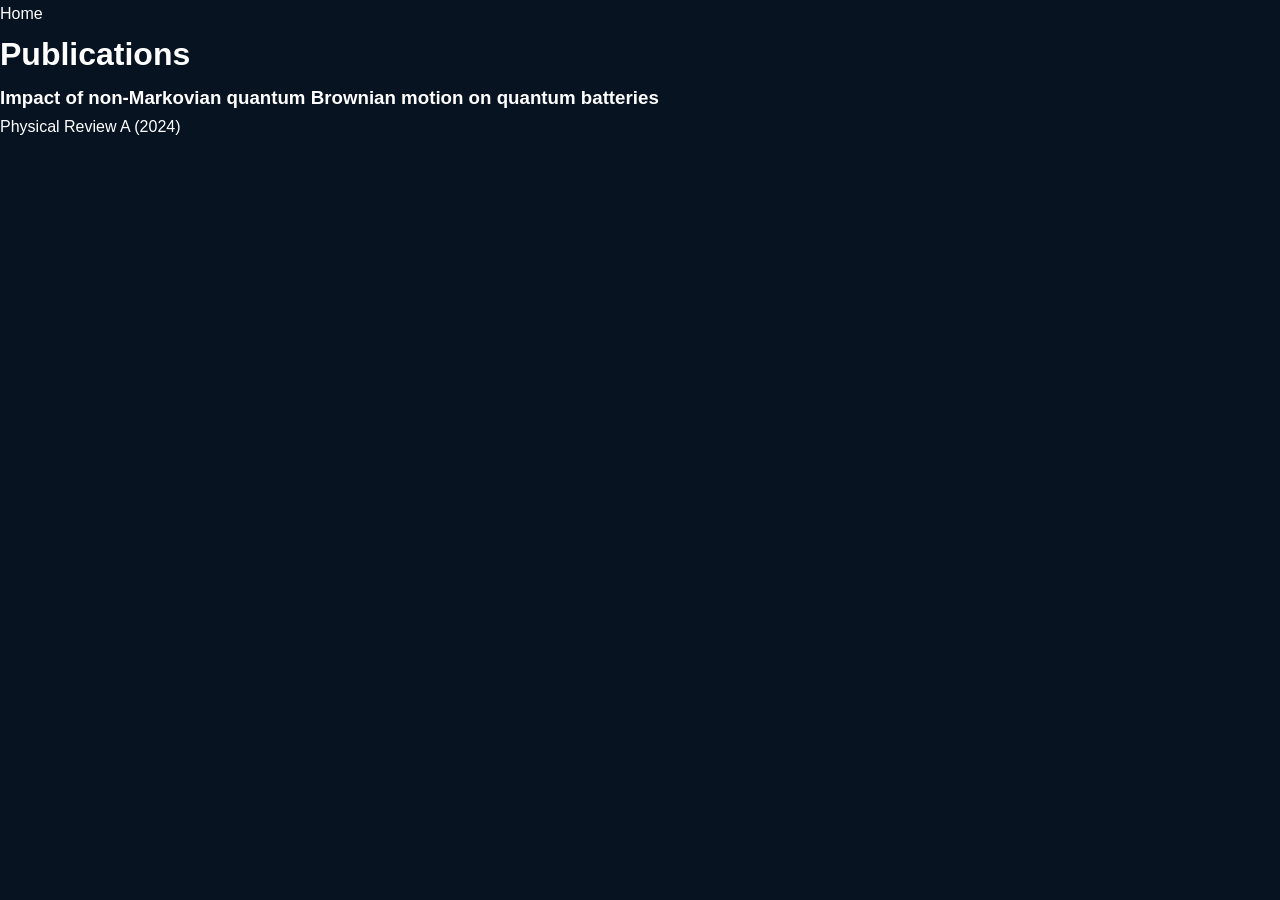
<file: publications.html>
<!DOCTYPE html>
<html lang="en">
<head>
<meta charset="UTF-8">
<meta name="viewport" content="width=device-width, initial-scale=1.0">
<title>Publications | Gourab Bhanja</title>
<meta name="description" content="Research publications by Gourab Bhanja in quantum information and quantum thermodynamics.">
<link rel="canonical" href="https://gbhanja.github.io/GBsite/publications.html">
<meta property="og:type" content="website">
<meta property="og:title" content="Publications | Gourab Bhanja">
<meta property="og:description" content="Research publications by Gourab Bhanja in quantum information and quantum thermodynamics.">
<meta property="og:url" content="https://gbhanja.github.io/GBsite/publications.html">
<meta property="og:image" content="https://gbhanja.github.io/GBsite/assets/profile-photo.jpg">
<meta property="og:image:alt" content="Gourab Bhanja">
<meta name="twitter:card" content="summary_large_image">
<meta name="twitter:title" content="Publications | Gourab Bhanja">
<meta name="twitter:description" content="Research publications by Gourab Bhanja in quantum information and quantum thermodynamics.">
<meta name="twitter:image" content="https://gbhanja.github.io/GBsite/assets/profile-photo.jpg">
<link rel="stylesheet" href="style.css">
</head>
<body><nav><a href="index.html">Home</a></nav><h1>Publications</h1><div class="card"><h3>Impact of non-Markovian quantum Brownian motion on quantum batteries</h3><p>Physical Review A (2024)</p></div></body>
</html>
</file>
<file: style.css>
/*========================

Gourab Bhanja Portfolio
style.css
Part 1

========================*/

*{
margin:0;
padding:0;
box-sizing:border-box;
}

html{
scroll-behavior:smooth;
}

:root{

--bg:#071321;
--bg2:#0d1b2a;
--card:#12263f;
--primary:#3b82f6;
--accent:#60a5fa;
--text:#ffffff;
--muted:#cbd5e1;
--shadow:0 20px 40px rgba(0,0,0,.3);

}

body{

font-family:'Inter',sans-serif;
background:var(--bg);
color:var(--text);
overflow-x:hidden;
line-height:1.7;

}

body.light{

--bg:#f8fafc;
--bg2:#ffffff;
--card:#ffffff;
--text:#111827;
--muted:#475569;

}

a{

text-decoration:none;
color:inherit;

}

img{

max-width:100%;
display:block;

}

.section{

padding:100px 8%;

}

.container{

max-width:1200px;
margin:auto;

}

.section-title{

text-align:center;
margin-bottom:70px;

}

.section-title h2{

font-size:48px;
font-family:'Playfair Display',serif;
margin-bottom:15px;

}

.section-title p{

color:var(--muted);
font-size:18px;

}

/*========================
Progress Bar
========================*/

#progress-bar{

position:fixed;
top:0;
left:0;
width:0%;
height:4px;
background:linear-gradient(to right,#2563eb,#60a5fa);
z-index:9999;

}

/*========================
Navigation
========================*/

#navbar{

position:fixed;
top:0;
left:0;
width:100%;
padding:18px 8%;
display:flex;
justify-content:space-between;
align-items:center;

background:rgba(7,19,33,.75);

backdrop-filter:blur(15px);

z-index:1000;

transition:.4s;

}

.logo a{

font-size:32px;
font-weight:700;
color:var(--accent);

}

#nav-links{

display:flex;
list-style:none;
gap:35px;

}

#nav-links a{

font-size:17px;
font-weight:500;
position:relative;

}

#nav-links a::after{

content:"";
position:absolute;
left:0;
bottom:-6px;

width:0%;

height:2px;

background:var(--accent);

transition:.3s;

}

#nav-links a:hover::after{

width:100%;

}

.nav-icons{

display:flex;
align-items:center;
gap:20px;

}

.nav-icons a{

font-size:20px;
transition:.3s;

}

.nav-icons a:hover{

color:var(--accent);

}

#theme-toggle{

background:none;
border:none;
color:white;
font-size:20px;
cursor:pointer;

}

#hamburger{

display:none;
cursor:pointer;
flex-direction:column;
gap:5px;

}

#hamburger span{

width:28px;
height:3px;
background:white;
border-radius:4px;

}

/*========================
Hero
========================*/

header{

height:100vh;

background:

linear-gradient(

135deg,

#020617,

#071321,

#103d91

);

display:flex;
align-items:center;
justify-content:center;
position:relative;

overflow:hidden;

}

.hero-container{

width:90%;
max-width:1300px;

display:grid;

grid-template-columns:1.2fr .8fr;

align-items:center;

gap:80px;

}

.hero-left{

animation:fadeLeft 1s ease;

}

.welcome{

color:var(--accent);
font-size:20px;
margin-bottom:10px;

}

.hero-left h1{

font-size:72px;
font-family:'Playfair Display',serif;
line-height:1.1;

}

.hero-left span{

color:var(--accent);

}

#typing{

height:40px;

font-size:28px;

margin:25px 0;

font-weight:500;

color:#93c5fd;

}

.hero-text{

font-size:21px;

color:var(--muted);

line-height:1.9;

max-width:600px;

}

.hero-buttons{

margin-top:40px;

display:flex;

gap:18px;

flex-wrap:wrap;

}

.btn-primary{

padding:14px 30px;

background:var(--primary);

color:white;

border-radius:10px;

transition:.35s;

display:inline-block;

}

.btn-secondary{

padding:14px 30px;

border:2px solid var(--primary);

border-radius:10px;

transition:.35s;

display:inline-block;

}

.btn-primary:hover,

.btn-secondary:hover{

transform:translateY(-5px);

box-shadow:var(--shadow);

}

.social-icons{

margin-top:40px;

display:flex;

gap:22px;

}

.social-icons a{

font-size:24px;

transition:.35s;

}

.social-icons a:hover{

color:var(--accent);

transform:translateY(-4px);

}

.hero-right{

display:flex;

justify-content:center;

animation:fadeRight 1s ease;

}

.profile-card{

background:rgba(255,255,255,.06);

padding:16px;

border-radius:30px;

backdrop-filter:blur(18px);

box-shadow:var(--shadow);

text-align:center;

}

.profile-card{
  width:340px;
  height:340px;
  overflow:hidden;
  border-radius:50%;
  box-shadow: 0 0 60px rgba(96,165,250,.25), 0 20px 50px rgba(0,0,0,.25);
  position:relative;
}

.profile-card::before{
  content: "";
  position:absolute;
  inset:0;
  border-radius:50%;
  background: radial-gradient(circle at top left, rgba(96,165,250,.25), transparent 45%);
  pointer-events:none;
}

.profile-card img{
  width:100%;
  height:100%;
  object-fit:cover;
  object-position:center 22%;
  border-radius:50%;
  border:2px solid rgba(255,255,255,.12);
  transform:rotate(0deg);
  transition:transform .35s ease, box-shadow .35s ease;
}

.profile-card img:hover{
  transform:rotate(0deg);
  box-shadow: 0 0 40px rgba(96,165,250,.25);
}

.status{

margin-top:25px;

display:flex;

justify-content:center;

align-items:center;

gap:10px;

font-size:15px;

}

.dot{

width:12px;
height:12px;
background:#22c55e;
border-radius:50%;

}

.scroll-down{

position:absolute;

bottom:35px;

left:50%;

transform:translateX(-50%);

font-size:34px;

animation:bounce 2s infinite;

color:white;

}

/*========================
Particles
========================*/

#particles{

position:absolute;

width:100%;
height:100%;

top:0;
left:0;

overflow:hidden;

z-index:0;

}

.hero-container{

position:relative;
z-index:5;

}

/*==================================================
ABOUT
==================================================*/

.about-grid{

display:grid;
grid-template-columns:350px 1fr;
gap:70px;
align-items:center;

}

.about-image{

display:flex;
justify-content:center;
align-items:center;

}

.about-image img{

width:100%;
max-width:360px;
height:auto;

object-fit:cover;
object-position:center 20%;

border-radius:28px;

box-shadow:0 24px 60px rgba(0,0,0,.35);

border:4px solid rgba(255,255,255,.08);

}

.about-content h3{

font-size:34px;

margin-bottom:20px;

font-family:'Playfair Display',serif;

}

.about-content p{

color:var(--muted);

font-size:18px;

margin-bottom:22px;

line-height:1.9;

}

.info-grid{

display:grid;

grid-template-columns:repeat(2,1fr);

gap:22px;

margin-top:35px;

}

.info-grid div{

background:var(--card);

padding:22px;

border-radius:15px;

transition:.35s;

}

.info-grid div:hover{

transform:translateY(-8px);

}

.info-grid h4{

color:var(--accent);

margin-bottom:8px;

font-size:17px;

}



/*==================================================
TIMELINE
==================================================*/

.dark{

background:var(--bg2);

}

.timeline{

max-width:900px;

margin:auto;

position:relative;

padding-left:40px;

}

.timeline::before{

content:"";

position:absolute;

left:10px;

top:0;

bottom:0;

width:3px;

background:var(--primary);

}

.timeline-item{

position:relative;

margin-bottom:60px;

}

.timeline-dot{

position:absolute;

left:-39px;

top:8px;

width:18px;

height:18px;

background:var(--accent);

border-radius:50%;

box-shadow:0 0 15px var(--accent);

}

.timeline-content{

background:var(--card);

padding:30px;

border-radius:18px;

box-shadow:var(--shadow);

transition:.35s;

}

.timeline-content:hover{

transform:translateX(8px);

}

.timeline-content h3{

margin:10px 0;

font-size:28px;

}

.timeline-content p{

color:var(--muted);

}

.year{

display:inline-block;

background:var(--primary);

padding:6px 14px;

border-radius:20px;

font-size:14px;

}



/*==================================================
RESEARCH
==================================================*/

.research-grid{

display:grid;

grid-template-columns:repeat(auto-fit,minmax(260px,1fr));

gap:35px;

}

.research-card{

background:var(--card);

padding:35px;

border-radius:20px;

transition:.35s;

text-align:center;

box-shadow:var(--shadow);

border:1px solid rgba(255,255,255,.05);

}

.research-card:hover{

transform:translateY(-10px);

}

.research-card .icon{

font-size:42px;

color:var(--accent);

margin-bottom:20px;

}

.research-card h3{

margin-bottom:18px;

font-size:24px;

}

.research-card p{

color:var(--muted);

}



/*==================================================
PUBLICATION
==================================================*/

.publication-card{

background:linear-gradient(135deg,#12263f,#18375e);

padding:45px;

border-radius:25px;

box-shadow:var(--shadow);

text-align:center;

}

.badge{

display:inline-block;

background:var(--primary);

padding:8px 16px;

border-radius:25px;

margin-bottom:20px;

font-size:14px;

}

.publication-card h3{

font-size:32px;

margin-bottom:18px;

font-family:'Playfair Display',serif;

}

.publication-card p{

color:var(--muted);

margin-bottom:35px;

}

.publication-buttons{

display:flex;

justify-content:center;

gap:18px;

flex-wrap:wrap;

}

.publication-preview{

background:rgba(255,255,255,0.06);

padding:24px;

border-radius:20px;

margin-bottom:24px;

text-align:left;

color:var(--muted);

}

.publication-preview strong{

color:var(--text);

}



/*==================================================
STATISTICS
==================================================*/

.stats{

padding:90px 8%;

display:grid;

grid-template-columns:repeat(4,1fr);

gap:30px;

background:#06111d;

}

.stat-box{

background:var(--card);

padding:35px;

border-radius:18px;

text-align:center;

transition:.35s;

}

.stat-box:hover{

transform:translateY(-10px);

}

.stat-box h2{

font-size:54px;

color:var(--accent);

margin-bottom:10px;

}

.stat-box p{

color:var(--muted);

}



/*==================================================
SCROLL ANIMATIONS
==================================================*/

.fade{

opacity:0;

transform:translateY(60px);

transition:all .9s ease;

}

.fade.show{

opacity:1;

transform:translateY(0);

}



/*==================================================
RESPONSIVE
==================================================*/

@media(max-width:1000px){

.about-grid{

grid-template-columns:1fr;

text-align:center;

}

.info-grid{

grid-template-columns:1fr;

}

.timeline{

padding-left:25px;

}

.stats{

grid-template-columns:repeat(2,1fr);

}

}

@media(max-width:700px){

.stats{

grid-template-columns:1fr;

}

.about-image img{

width:240px;

height:240px;

}

.contact-icons{
justify-content:center;
gap:20px;
}

.contact-icons a{
width:58px;
height:58px;
font-size:22px;
}

.section-title h2{

font-size:36px;

}

.timeline-content h3{

font-size:22px;

}

.publication-card h3{

font-size:24px;

}

}

/*==================================================
CONFERENCE
==================================================*/

.conference-list{
position:relative;
display:grid;
gap:30px;
padding-left:20px;
}

.conference-list::before{
content:"";
position:absolute;
top:0;
left:8px;
width:2px;
height:100%;
background:rgba(96,165,250,.35);
}

.conference-item{
position:relative;
display:grid;
grid-template-columns:24px 1fr;
gap:24px;
}

.conference-dot{
width:16px;
height:16px;
border-radius:50%;
background:var(--primary);
box-shadow:0 0 0 6px rgba(96,165,250,.1);
margin-top:6px;
}

.conference-details{
background:var(--card);
border-radius:20px;
padding:22px 24px;
box-shadow:var(--shadow);
}

.conference-details h3{
margin-bottom:10px;
font-size:22px;
}

.conference-details p{
color:var(--muted);
margin-bottom:14px;
line-height:1.8;
}

.conference-details span{
display:inline-block;
padding:8px 18px;
background:var(--primary);
border-radius:999px;
font-size:14px;
}

/*==================================================
GALLERY
==================================================*/

.gallery-grid{
display:grid;
grid-template-columns:repeat(auto-fit,minmax(250px,1fr));
gap:20px;
}

.gallery-grid img{
width:100%;
height:240px;
object-fit:cover;
border-radius:18px;
transition:.4s;
cursor:pointer;
box-shadow:var(--shadow);
}

.gallery-grid img:hover{
transform:scale(1.05);
}

.gallery-left-focus{
object-position:left top;
}

.gallery-right-focus{
object-position:right top;
}

/*==================================================
CONTACT
==================================================*/

.contact-wrapper{
display:grid;
grid-template-columns:1fr 1fr;
gap:50px;
align-items:start;
}

.contact-card{
background:var(--card);
padding:40px;
border-radius:20px;
box-shadow:var(--shadow);
}

.contact-card h3{
font-size:34px;
margin-bottom:15px;
font-family:'Playfair Display',serif;
}

.contact-card p{
margin-bottom:12px;
color:var(--muted);
}

.contact-list{
margin:25px 0;
}

.contact-list p{
display:flex;
align-items:center;
gap:12px;
}

.contact-icons{
display:flex;
gap:16px;
margin-top:30px;
}

.contact-icons a{
display:inline-flex;
justify-content:center;
align-items:center;
width:52px;
height:52px;
background:rgba(59,130,246,.12);
border:1px solid rgba(96,165,250,.24);
border-radius:18px;
color:var(--accent);
font-size:20px;
transition:.35s ease;
box-shadow:0 10px 25px rgba(14,41,78,.12);
}

.contact-icons a:hover{
background:var(--primary);
color:#fff;
transform:translateY(-3px);
box-shadow:0 18px 30px rgba(59,130,246,.22);
}

.contact-form{
background:var(--card);
padding:40px;
border-radius:20px;
box-shadow:var(--shadow);
}

.contact-form form{
display:flex;
flex-direction:column;
gap:20px;
}

.contact-form input,
.contact-form textarea{
padding:15px;
border:none;
outline:none;
border-radius:12px;
background:rgba(255,255,255,.08);
color:var(--text);
font-size:16px;
font-family:inherit;
}

.contact-form textarea{
resize:vertical;
min-height:180px;
}

.contact-form button{
border:none;
cursor:pointer;
font-size:17px;
position:relative;
justify-content:center;
}

.contact-form button:disabled{
ocacity:.8;
cursor:wait;
}

.button-spinner{
display:none;
width:18px;
height:18px;
border:2px solid rgba(255,255,255,.35);
border-top-color:#fff;
border-radius:50%;
margin-left:8px;
animation:spin .8s linear infinite;
}

.contact-form button.is-loading .button-label{
display:none;
}

.contact-form button.is-loading .button-spinner{
display:inline-block;
}

.form-status{
min-height:22px;
margin-top:-6px;
font-size:15px;
font-weight:600;
color:var(--muted);
}

.form-status.success{
color:#34d399;
}

.form-status.error{
color:#f87171;
}

@keyframes spin{
from{transform:rotate(0deg);} 
to{transform:rotate(360deg);}
}

/*==================================================
FOOTER
==================================================*/

footer{
background:#020617;
padding:70px 8% 35px;
}

.footer-grid{
display:grid;
grid-template-columns:2fr 1fr 1fr;
gap:50px;
margin-bottom:40px;
}

.footer-grid h3,
.footer-grid h4{
margin-bottom:18px;
}

.footer-grid p,
.footer-grid li{
color:var(--muted);
margin-bottom:12px;
list-style:none;
}

.footer-grid a{
transition:.3s;
}

.footer-grid a:hover{
color:var(--accent);
}

footer hr{
border:none;
height:1px;
background:rgba(255,255,255,.08);
margin-bottom:25px;
}

.copyright{
text-align:center;
color:var(--muted);
}

/*==================================================
LIGHT MODE
==================================================*/

body.light{
background:#f5f7fb;
color:#111827;
}

body.light header{
background:linear-gradient(135deg,#dbeafe,#eff6ff,#ffffff);
}

body.light .dark{
background:#eef3f9;
}

body.light .conference-card,
body.light .research-card,
body.light .publication-card,
body.light .timeline-content,
body.light .contact-card,
body.light .contact-form,
body.light .stat-box,
body.light .info-grid div{
background:white;
color:#111827;
}

body.light footer{
background:#e5e7eb;
}

body.light #navbar{
background:rgba(255,255,255,.9);
}

body.light #theme-toggle,
body.light #hamburger span{
color:#111827;
background:#111827;
}

/*==================================================
ANIMATIONS
==================================================*/

@keyframes fadeLeft{
from{
opacity:0;
transform:translateX(-60px);
}
to{
opacity:1;
transform:translateX(0);
}
}

@keyframes fadeRight{
from{
opacity:0;
transform:translateX(60px);
}
to{
opacity:1;
transform:translateX(0);
}
}

@keyframes bounce{
0%,100%{
transform:translate(-50%,0);
}
50%{
transform:translate(-50%,12px);
}
}

/*==================================================
MOBILE
==================================================*/

@media(max-width:900px){

.hero-container{
grid-template-columns:1fr;
text-align:center;
}

.hero-left h1{
font-size:52px;
}

.hero-text{
margin:auto;
}

.profile-card img{
width:260px;
height:260px;
}

.contact-wrapper{
grid-template-columns:1fr;
}

.footer-grid{
grid-template-columns:1fr;
text-align:center;
}

#hamburger{
display:flex;
}

#nav-links{
display:none;
position:absolute;
top:80px;
left:0;
width:100%;
background:#071321;
padding:30px;
flex-direction:column;
text-align:center;
gap:25px;
}

#nav-links.active{
display:flex;
}

.nav-icons{
gap:15px;
}

}

@media(max-width:600px){

.section{
padding:70px 6%;
}

.hero-left h1{
font-size:42px;
}

.section-title h2{
font-size:32px;
}

.publication-card h3{
font-size:22px;
}

.stats{
grid-template-columns:1fr;
}

.gallery-grid{
grid-template-columns:1fr;
}

.conference-grid{
grid-template-columns:1fr;
}

.profile-card{
padding:18px;
}

.profile-card img{
width:220px;
height:220px;
}

}
</file>
